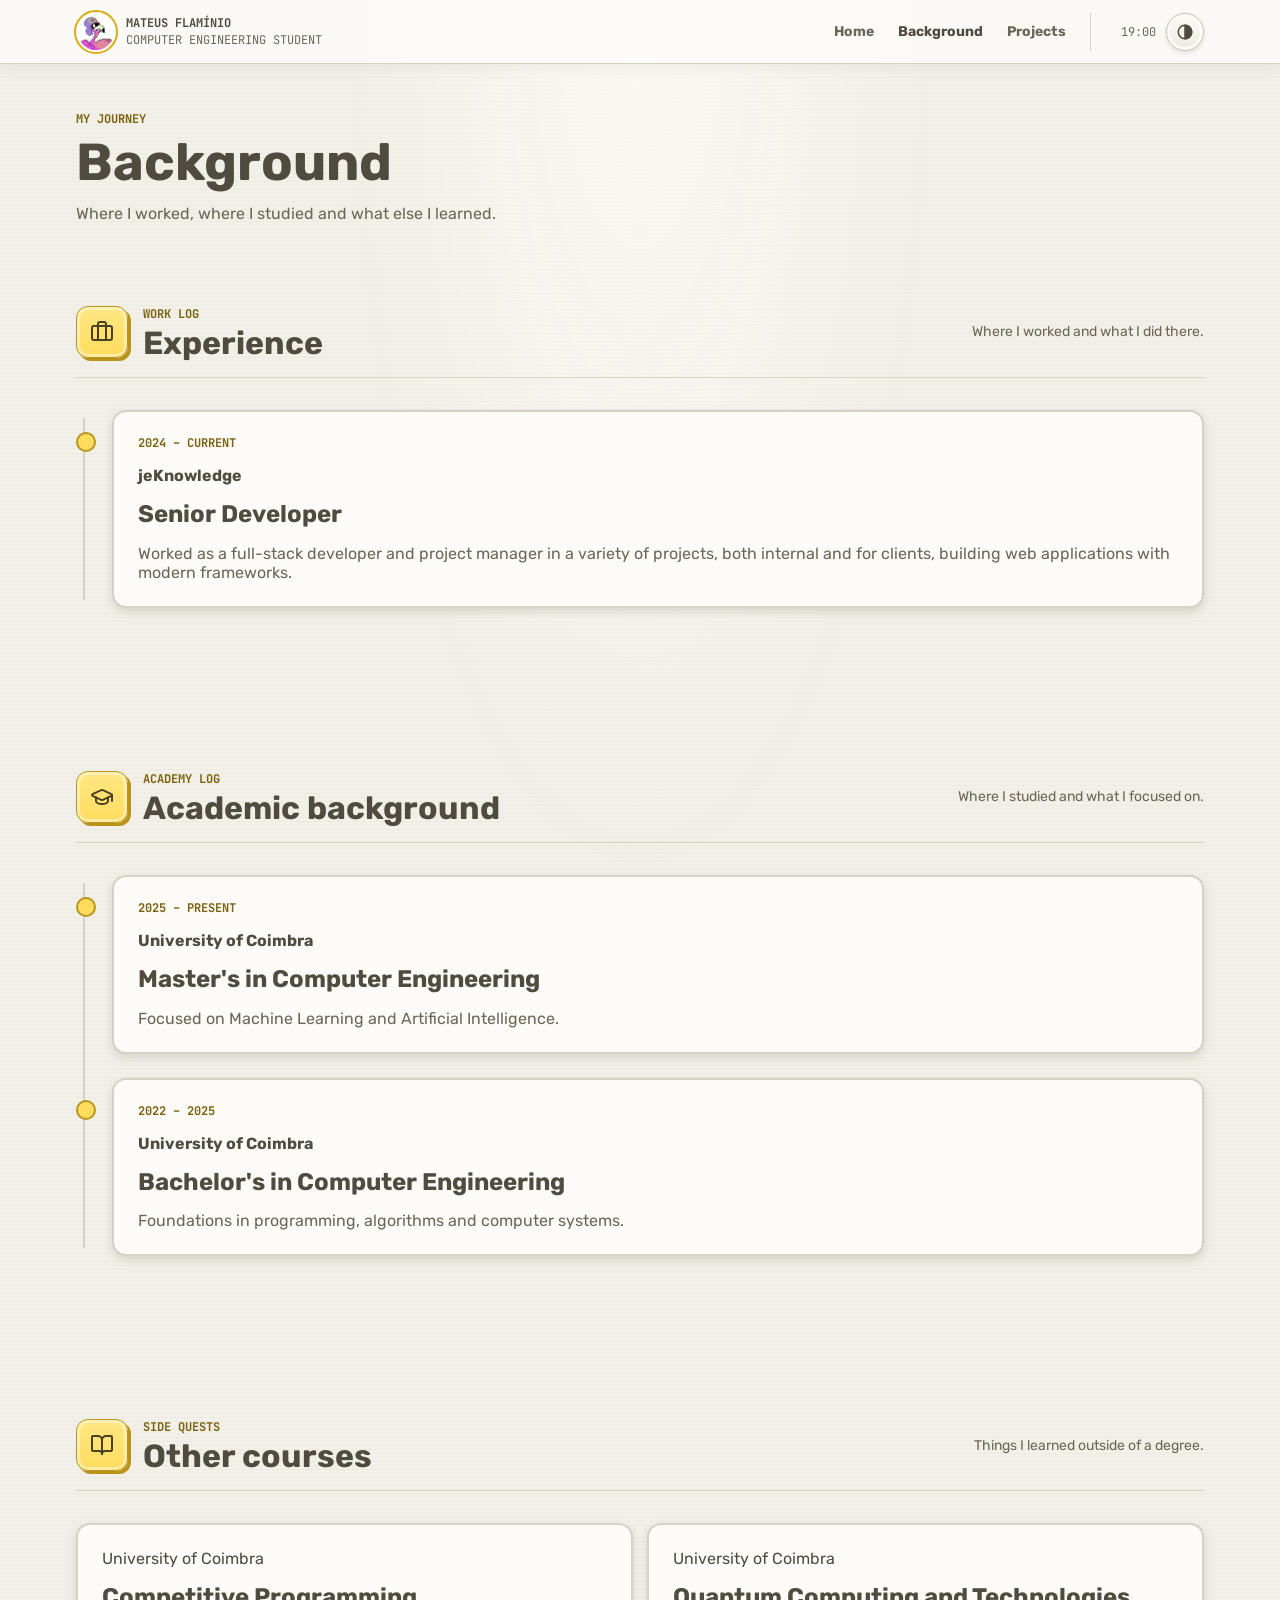
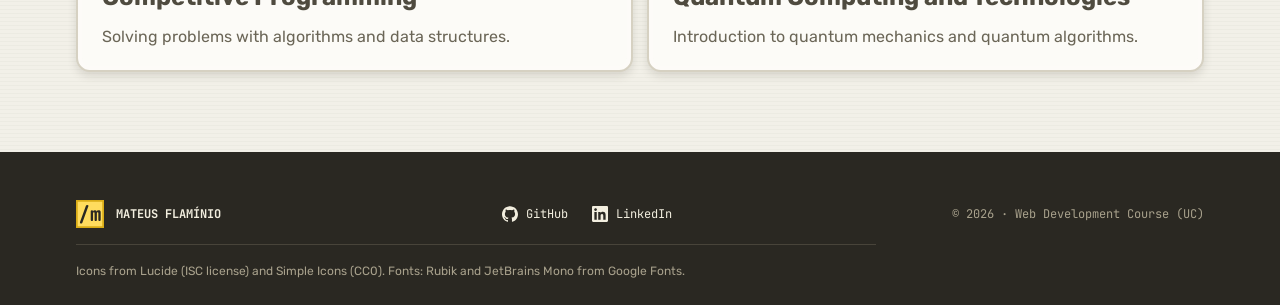
<file: background.html>
<!DOCTYPE html>
<html lang="en">
	<head>
		<meta charset="UTF-8">
		<meta name="viewport" content="width=device-width, initial-scale=1">
		<title>Mateus Flamínio · Background</title>
		<link rel="icon" href="assets/favicon.svg" type="image/svg+xml">

		<link rel="stylesheet" href="css/variables.css">
		<link rel="stylesheet" href="css/base.css">
		<link rel="stylesheet" href="css/layout.css">
		<link rel="stylesheet" href="css/components.css">
		<link rel="stylesheet" href="css/nav.css">
		<link rel="stylesheet" href="css/background.css">
		<link rel="stylesheet" href="css/footer.css">

		<script type="module" src="js/site-layout.js"></script>
		<script type="module" src="js/theme.js"></script>
		<script type="module" src="js/clock.js"></script>
		<script type="module" src="js/nav.js"></script>
	</head>

	<body>
		<a class="skip-link" href="#main">Skip to content</a>

		<div class="site">
			<site-header current="background"></site-header>

			<main id="main">
				<header class="container page-header">
					<span class="kicker">My journey</span>
					<h1>Background</h1>
					<p>Where I worked, where I studied and what else I learned.</p>
				</header>

				<section class="section container" id="experience" aria-labelledby="experience-title">
					<header class="section-heading">
						<span class="icon-tile"><span class="icon icon-briefcase" aria-hidden="true"></span></span>
						<div>
							<span class="kicker">Work log</span>
							<h2 id="experience-title">Experience</h2>
						</div>
						<p>Where I worked and what I did there.</p>
					</header>

					<ol class="timeline">
						<li class="timeline-item">
							<article class="panel">
								<div class="panel-body">
									<span class="kicker">2024 – Current</span>
									<p class="institution">jeKnowledge</p>
									<h3>Senior Developer</h3>
									<p>Worked as a full-stack developer and project manager in a variety of projects, both internal and for clients, building web applications with modern frameworks.</p>
								</div>
							</article>
						</li>
					</ol>
				</section>

				<section class="section container" id="education" aria-labelledby="education-title">
					<header class="section-heading">
						<span class="icon-tile"><span class="icon icon-graduation-cap" aria-hidden="true"></span></span>
						<div>
							<span class="kicker">Academy log</span>
							<h2 id="education-title">Academic background</h2>
						</div>
						<p>Where I studied and what I focused on.</p>
					</header>

					<ol class="timeline">
						<li class="timeline-item">
							<article class="panel">
								<div class="panel-body">
									<span class="kicker">2025 – Present</span>
									<p class="institution">University of Coimbra</p>
									<h3>Master's in Computer Engineering</h3>
									<p>Focused on Machine Learning and Artificial Intelligence.</p>
								</div>
							</article>
						</li>

						<li class="timeline-item">
							<article class="panel">
								<div class="panel-body">
									<span class="kicker">2022 – 2025</span>
									<p class="institution">University of Coimbra</p>
									<h3>Bachelor's in Computer Engineering</h3>
									<p>Foundations in programming, algorithms and computer systems.</p>
								</div>
							</article>
						</li>
					</ol>
				</section>

				<section class="section container" id="courses" aria-labelledby="courses-title">
					<header class="section-heading">
						<span class="icon-tile"><span class="icon icon-book-open" aria-hidden="true"></span></span>
						<div>
							<span class="kicker">Side quests</span>
							<h2 id="courses-title">Other courses</h2>
						</div>
						<p>Things I learned outside of a degree.</p>
					</header>

					<div class="courses-grid">
						<article class="panel">
							<div class="panel-body">
								<p class="institution">University of Coimbra</p>
								<h3>Competitive Programming</h3>
								<p>Solving problems with algorithms and data structures.</p>
							</div>
						</article>
						<article class="panel">
							<div class="panel-body">
								<p class="institution">University of Coimbra</p>
								<h3>Quantum Computing and Technologies</h3>
								<p>Introduction to quantum mechanics and quantum algorithms.</p>
							</div>
						</article>
					</div>
				</section>
			</main>

			<site-footer></site-footer>
		</div>
	</body>
</html>
</file>
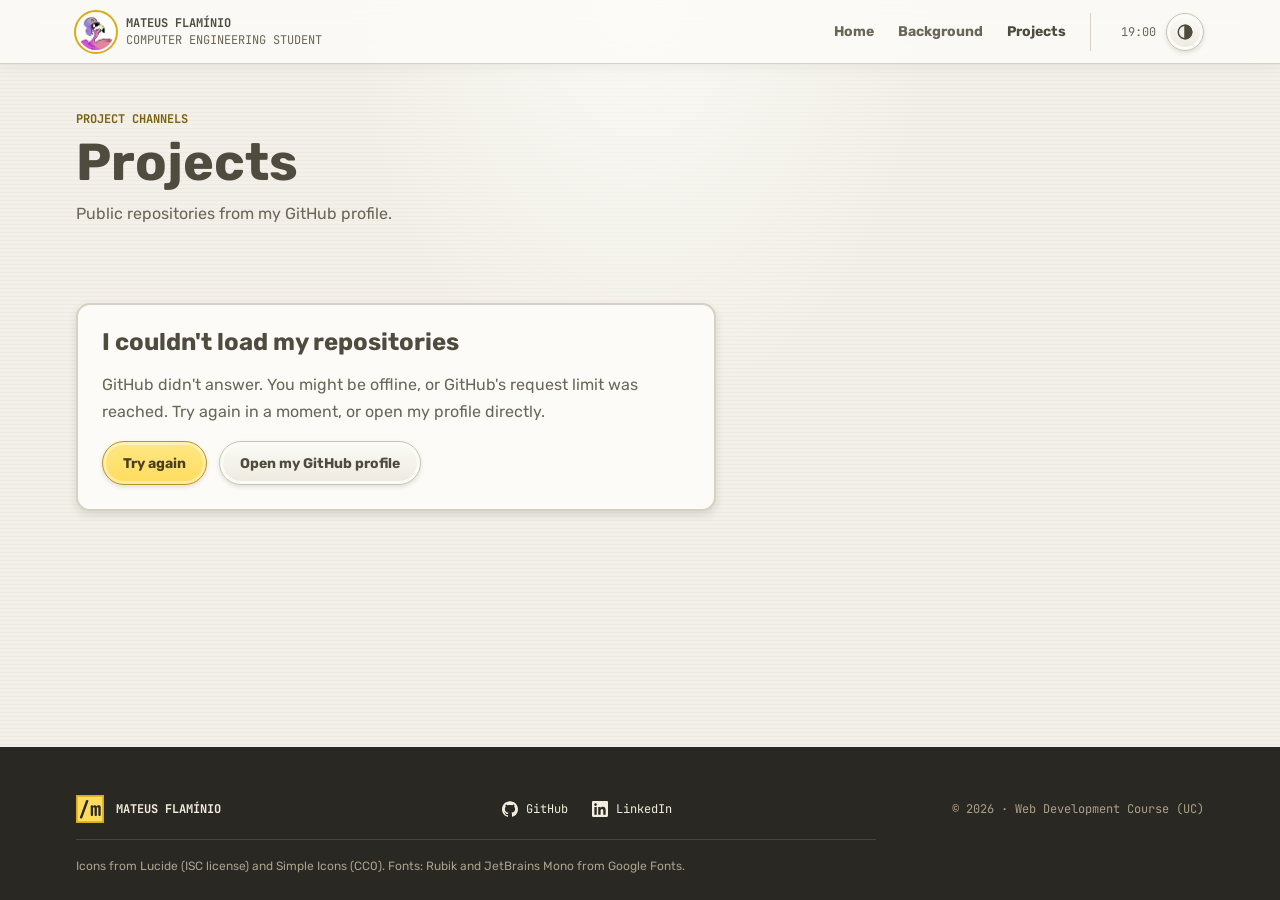
<file: projects.html>
<!DOCTYPE html>
<html lang="en">
	<head>
		<meta charset="UTF-8">
		<meta name="viewport" content="width=device-width, initial-scale=1">
		<title>Mateus Flamínio · Projects</title>
		<link rel="icon" href="assets/favicon.svg" type="image/svg+xml">

		<link rel="stylesheet" href="css/variables.css">
		<link rel="stylesheet" href="css/base.css">
		<link rel="stylesheet" href="css/layout.css">
		<link rel="stylesheet" href="css/components.css">
		<link rel="stylesheet" href="css/nav.css">
		<link rel="stylesheet" href="css/projects.css">
		<link rel="stylesheet" href="css/repo-dialog.css">
		<link rel="stylesheet" href="css/footer.css">

		<script type="module" src="js/site-layout.js"></script>
		<script type="module" src="js/repo-card.js"></script>
		<script type="module" src="js/projects.js"></script>
		<script type="module" src="js/theme.js"></script>
		<script type="module" src="js/clock.js"></script>
		<script type="module" src="js/nav.js"></script>
	</head>

	<body>
		<a class="skip-link" href="#main">Skip to content</a>

		<div class="site">
			<site-header current="projects"></site-header>

			<main id="main">
				<header class="container page-header">
					<span class="kicker">Project channels</span>
					<h1>Projects</h1>
					<p>Public repositories from my GitHub profile.</p>
				</header>

				<section class="section container" id="repositories" aria-label="Repositories">
					<div class="project-loading" role="status">
						<span class="loader-dots" aria-hidden="true"><span></span><span></span><span></span></span>
						Loading repositories…
					</div>

					<div class="panel project-error hidden" role="alert">
						<div class="panel-body">
							<h2>I couldn't load my repositories</h2>
							<p>GitHub didn't answer. You might be offline, or GitHub's request limit was reached. Try again in a moment, or open my profile directly.</p>
							<div class="project-error-actions">
								<button class="button primary" type="button">Try again</button>
								<a class="button" href="https://github.com/MateusFlaminio" target="_blank" rel="noopener">Open my GitHub profile</a>
							</div>
						</div>
					</div>

					<div class="panel project-board hidden">
						<div class="channel-bar">
							<span class="channel-title">Channels</span>
							<span class="channel-dots" aria-hidden="true"><span></span><span></span><span></span></span>
						</div>

						<div class="panel-body">
							<div class="project-controls">
								<label class="project-search">
									<span class="icon icon-search" aria-hidden="true"></span>
									<input type="search" placeholder="Search channels" aria-label="Search repositories" autocomplete="off">
								</label>

								<div class="sort-container">
									<button class="sort-button" type="button" aria-expanded="false" aria-controls="sort-menu">
										<span class="sort-label">Recently updated</span>
										<span class="icon icon-chevron-down" aria-hidden="true"></span>
									</button>

									<div class="sort-menu dropdown-menu hidden" id="sort-menu">
										<button type="button" data-sort="updated" aria-pressed="true">Recently updated</button>
										<button type="button" data-sort="stars" aria-pressed="false">Most stars</button>
										<button type="button" data-sort="name" aria-pressed="false">Name A to Z</button>
									</div>
								</div>
							</div>

							<div class="project-languages" role="group" aria-label="Filter by language"></div>

							<div class="project-empty hidden">
								<p>No channels match your search.</p>
								<button class="button" type="button">Clear filters</button>
							</div>

							<div class="project-stage">
								<button class="round-button page-arrow previous hidden" type="button" aria-label="Previous page" data-tooltip="Previous page">
									<span class="icon icon-arrow-right" aria-hidden="true"></span>
								</button>

								<div class="project-grid"></div>

								<button class="round-button page-arrow next hidden" type="button" aria-label="Next page" data-tooltip="Next page">
									<span class="icon icon-arrow-right" aria-hidden="true"></span>
								</button>
							</div>

							<p class="page-status hidden" aria-live="polite"></p>
						</div>

						<div class="wii-bar">
							<a class="round-button" href="https://github.com/MateusFlaminio" target="_blank" rel="noopener" aria-label="GitHub profile" data-tooltip="GitHub">
								<span class="logo logo-github" aria-hidden="true"></span>
							</a>

							<div class="wii-clock">
								<span class="wii-time" data-clock="time">--:--</span>
								<span class="wii-date" data-clock="date"></span>
							</div>

							<a class="round-button" href="./" aria-label="Home" data-tooltip="Home">
								<span class="icon icon-house" aria-hidden="true"></span>
							</a>
						</div>
					</div>
				</section>
			</main>

			<dialog class="panel repo-dialog" aria-labelledby="repo-dialog-title">
				<div class="channel-bar">
					<span class="channel-title">Channel</span>
					<span class="channel-dots" aria-hidden="true"><span></span><span></span><span></span></span>
				</div>

				<div class="panel-body">
					<h2 id="repo-dialog-title"></h2>
					<p class="repo-description"></p>

					<dl class="repo-facts">
						<div><dt>Language</dt><dd class="repo-language"></dd></div>
						<div><dt>Stars</dt><dd class="repo-stars"></dd></div>
						<div><dt>Updated</dt><dd class="repo-updated"></dd></div>
					</dl>

					<div class="language-bar" aria-hidden="true"></div>
					<div class="language-info">
						<ul class="language-legend"></ul>
						<p class="language-status" aria-live="polite"></p>
					</div>

					<div class="repo-actions">
						<a class="button primary" href="https://github.com/MateusFlaminio" target="_blank" rel="noopener">Open on GitHub</a>
						<button class="button" type="button" autofocus>Close</button>
					</div>
				</div>
			</dialog>

			<site-footer></site-footer>
		</div>
	</body>
</html>
</file>
<file: css/variables.css>
:root {
	color-scheme: light dark;

	/* Surfaces and text */
	--page: light-dark(#e8e5dc, #11100d);
	--background: light-dark(#f2f0e8, #1b1a17);
	--panel: light-dark(#fcfbf7, #272520);
	--panel-soft: light-dark(#f6f4ed, #211f1b);
	--edge: light-dark(#d6d1c2, #48443a);
	--ink: light-dark(#4f4b3f, #f2eedf);
	--muted: light-dark(#6b6657, #a8a18c);
	--kicker: light-dark(#7b6210, #e3c04a);
	--footer: #2a2822;

	/* Soft white */
	--off-white: #fcfbf7;
	--highlight: rgb(252 251 247 / 0.45);

	/* Accent */
	--accent: #ffdc5e;
	--accent-dark: #d9ac17;
	--accent-ink: #49401f;
	--focus: light-dark(#755c00, #ffdc5e);

	/* Button */
	--button-top: #ffe784;
	--button-edge: #b8951d;
	--button-hard: #b89318;

	/* Success */
	--mint-edge: #3f8a6c;

	/* Depth */
	--shadow: light-dark(rgb(79 75 63 / 0.16), rgb(17 16 13 / 0.38));
	--ring: light-dark(rgb(252 251 247 / 0.42), rgb(252 251 247 / 0.04));
	--ring-strong: light-dark(var(--off-white), rgb(252 251 247 / 0.04));
	--gloss: light-dark(rgb(252 251 247 / 0.33), rgb(252 251 247 / 0.08));

	/* Tooltip */
	--tooltip-background: light-dark(#2a2822, #f2eedf);
	--tooltip-ink: light-dark(#f2eedf, #2a2822);

	/* Round controls */
	--control-top: light-dark(var(--off-white), #413e35);
	--control-bottom: light-dark(#ece9df, #2c2a24);
	--control-edge: light-dark(#c9c3b1, #5c584b);

	/* Pinstripe ground */
	--glow: light-dark(rgb(252 251 247 / 0.8), #38352c);
	--stripe: light-dark(rgb(79 75 63 / 0.035), rgb(252 251 247 / 0.05));
	--ground: radial-gradient(ellipse at 50% 0%, var(--glow), transparent 32%), repeating-linear-gradient(0deg, transparent 0 3px, var(--stripe) 3px 4px), var(--background);

	/* Soft tints for windows */
	--butter-start: light-dark(#fff9dc, #494330);
	--butter-end: light-dark(#f4e5a3, #393629);
	--mint-start: light-dark(#e7f4ee, #31443d);
	--mint-end: light-dark(#cce7dd, #283a34);
	--blue-start: light-dark(#e7f1f5, #30434d);
	--blue-end: light-dark(#cbdee7, #293840);

	/* Language bar */
	--language-fallback: light-dark(#a8a18c, #8b8573);

	/* Type */
	--font-body: "Rubik", ui-rounded, system-ui, -apple-system, "Segoe UI", sans-serif;
	--font-monospace: "JetBrains Mono", ui-monospace, "SF Mono", Menlo, Consolas, monospace;
	--weight-medium: 500;
	--weight-semibold: 600;
	--weight-bold: 700;
	--text-tiny: 0.75rem;
	--text-small: 0.875rem;
	--text-medium: 1.125rem;
	--text-large: 1.5rem;
	--text-extra-large: 2rem;
	--text-heading: clamp(2.25rem, 5vw, 3.25rem);
	--text-hero: clamp(2.75rem, 6.4vw, 4.5rem);

	/* Space, radius and layout */
	--space-1: 0.25rem;
	--space-2: 0.5rem;
	--space-3: 0.75rem;
	--space-4: 1rem;
	--space-5: 1.5rem;
	--space-6: 2rem;
	--space-7: 3rem;
	--space-8: 5rem;
	--radius-medium: 9px;
	--radius-large: 14px;
	--radius-extra-large: 18px;
	--radius-pill: 999px;
	--content-width: 1180px;
	--gutter: clamp(16px, 4vw, 26px);
	--nav-height: 64px;

	/* Motion */
	--motion-in: 0.150s;
	--motion-out: 0.120s;
	--motion-press: 0.090s;

	&[data-theme="light"] {
		color-scheme: light;
	}

	&[data-theme="dark"] {
		color-scheme: dark;
	}
}
</file>
<file: css/base.css>
@import url('https://fonts.googleapis.com/css2?family=JetBrains+Mono:ital,wght@0,100..800;1,100..800&family=Rubik:ital,wght@0,300..900;1,300..900&display=swap');

* {
	margin: 0;
	padding: 0;
	box-sizing: border-box;
}

html {
	scroll-padding-top: var(--nav-height);

	@media (prefers-reduced-motion: no-preference) {
		scroll-behavior: smooth;
	}
}

button,
input {
	border: 0;
	background: none;
	font-family: inherit;
	font-size: inherit;
	color: inherit;
	cursor: pointer;
}

body {
	background: var(--page);
	color: var(--ink);
	font-family: var(--font-body);
}

h1,
h2,
h3 {
	font-weight: var(--weight-bold);
	line-height: 1.1;
	text-wrap: balance;
}

p {
	text-wrap: pretty;
}

:focus-visible {
	outline: 3px solid var(--focus);
	outline-offset: 2px;
}

::selection {
	background: var(--accent);
	color: #403b27;
}

.hidden {
	display: none !important;
}

.kicker {
	color: var(--kicker);
	font-family: var(--font-monospace);
	font-size: var(--text-tiny);
	font-weight: var(--weight-bold);
	line-height: 1.2;
	text-transform: uppercase;
}
</file>
<file: css/layout.css>
.site {
	display: flex;
	flex-direction: column;
	min-height: 100dvh;
	background: var(--ground);

	main {
		flex: 1;
	}
}

.container {
	max-width: var(--content-width);
	margin: 0 auto;
	padding: 0 var(--gutter);
}

.section {
	padding: var(--space-8) var(--gutter);

	@media (max-width: 620px) {
		padding: var(--space-7) var(--gutter);
	}
}

.skip-link {
	position: absolute;
	top: -64px;
	left: var(--space-3);
	z-index: 40;
	padding: 10px 14px;
	border: 2px solid var(--focus);
	border-radius: var(--radius-medium);
	background: var(--panel);
	color: var(--ink);
	font-size: var(--text-small);
	font-weight: var(--weight-bold);
	text-decoration: none;

	&:focus {
		top: var(--space-3);
	}
}

.page-header {
	padding-top: var(--space-7);

	.kicker {
		display: block;
		margin-bottom: var(--space-2);
	}

	h1 {
		font-size: var(--text-heading);
	}

	p {
		max-width: 46ch;
		margin-top: var(--space-3);
		color: var(--muted);
	}
}

site-header,
site-footer {
	display: contents;
}

site-header:not(:defined) {
	display: block;
	min-height: var(--nav-height);
}
</file>
<file: css/components.css>
/* icons are svgs with masks so that they take the text color */
.icon,
.logo {
	display: inline-block;
	flex: none;
	background-color: currentColor;
	mask-position: center;
	mask-size: contain;
	mask-repeat: no-repeat;
}

.icon {
	width: 18px;
	height: 18px;
}

.icon-arrow-right {
	mask-image: url("../assets/icons/arrow-right.svg");
}

.icon-book-open {
	mask-image: url("../assets/icons/book-open.svg");
}

.icon-briefcase {
	mask-image: url("../assets/icons/briefcase.svg");
}

.icon-graduation-cap {
	mask-image: url("../assets/icons/graduation-cap.svg");
}

.icon-chevron-down {
	mask-image: url("../assets/icons/chevron-down.svg");
}

.icon-house {
	mask-image: url("../assets/icons/house.svg");
}

.icon-map-pin {
	mask-image: url("../assets/icons/map-pin.svg");
}

.icon-menu {
	mask-image: url("../assets/icons/menu.svg");
}

.icon-message-circle {
	mask-image: url("../assets/icons/message-circle.svg");
}

.icon-search {
	mask-image: url("../assets/icons/search.svg");
}

.icon-terminal {
	mask-image: url("../assets/icons/terminal.svg");
}

.icon-theme {
	mask-image: url("../assets/icons/theme.svg");
}

.icon-user {
	mask-image: url("../assets/icons/user.svg");
}

.logo-github {
	mask-image: url("../assets/logos/github.svg");
}

.logo-linkedin {
	mask-image: url("../assets/logos/linkedin.svg");
}

.panel {
	overflow: hidden;
	border: 2px solid var(--edge);
	border-radius: var(--radius-large);
	background: var(--panel);
	box-shadow: inset 0 0 0 4px var(--ring), 0 4px 8px var(--shadow);
}

.panel-body {
	display: flex;
	flex-direction: column;
	gap: var(--space-4);
	padding: var(--space-5);
}

.channel-bar {
	display: flex;
	align-items: center;
	gap: var(--space-2);
	height: 36px;
	padding: 0 var(--space-4);
	border-bottom: 1px solid var(--button-edge);
	background: linear-gradient(var(--button-top), var(--accent));
	color: var(--accent-ink);
	font-family: var(--font-monospace);
	font-size: var(--text-tiny);
	font-weight: var(--weight-bold);
	line-height: 1;
	text-transform: uppercase;

	.channel-title {
		margin-right: auto;
	}

	.channel-dots {
		display: flex;
		gap: 5px;

		span {
			width: 7px;
			height: 7px;
			border: 1px solid var(--button-edge);
			border-radius: 50%;
			background: rgb(252 251 247 / 0.6);
		}
	}
}

.icon-tile {
	display: grid;
	flex: none;
	place-items: center;
	width: 52px;
	height: 52px;
	border: 1px solid var(--button-edge);
	border-radius: 12px;
	background: linear-gradient(var(--button-top), var(--accent));
	box-shadow: inset 0 0 0 3px var(--highlight), 3px 3px 0 var(--button-hard);
	color: var(--accent-ink);

	.icon {
		width: 24px;
		height: 24px;
	}
}

.section-heading {
	display: flex;
	align-items: center;
	gap: 15px;
	margin-bottom: var(--space-6);
	padding-bottom: var(--space-4);
	border-bottom: 1px solid var(--edge);

	h2 {
		margin-top: var(--space-1);
		font-size: var(--text-extra-large);
	}

	p {
		margin-left: auto;
		color: var(--muted);
		font-size: var(--text-small);

		@media (max-width: 640px) {
			display: none;
		}
	}

	@media (max-width: 640px) {
		gap: 9px;
	}
}

.button {
	display: inline-flex;
	align-items: center;
	min-height: 44px;
	padding: 0 20px;
	justify-content: center;
	border: 1px solid var(--control-edge);
	border-radius: var(--radius-pill);
	background: linear-gradient(var(--control-top), var(--control-bottom));
	box-shadow: inset 0 0 0 3px var(--ring-strong), 0 2px 4px var(--shadow);
	color: var(--ink);
	font-size: var(--text-small);
	font-weight: var(--weight-bold);
	text-decoration: none;
	transition: transform var(--motion-out), box-shadow var(--motion-out);

	&:hover {
		transition-duration: var(--motion-in);

		@media (prefers-reduced-motion: no-preference) {
			transform: scale(1.04);
		}
	}

	&:active {
		transform: translateY(1px);
		transition-duration: var(--motion-press);
	}

	&.primary {
		border-color: var(--button-edge);
		background: linear-gradient(var(--button-top), var(--accent));
		box-shadow: inset 0 0 0 3px var(--highlight), 0 2px 4px var(--shadow);
		color: var(--accent-ink);
	}
}

[data-tooltip] {
	position: relative;

	&::before,
	&::after {
		position: absolute;
		left: 50%;
		z-index: 20;
		transform: translateX(-50%);
		opacity: 0;
		pointer-events: none;
		transition: opacity var(--motion-out);

		@media (prefers-reduced-motion: reduce) {
			transition: none;
		}
	}

	&::before {
		content: "";
		bottom: 100%;
		border: 5px solid transparent;
		border-top-color: var(--tooltip-background);
	}

	&::after {
		content: attr(data-tooltip);
		bottom: calc(100% + 10px);
		padding: 5px 10px;
		border-radius: 6px;
		background: var(--tooltip-background);
		color: var(--tooltip-ink);
		font-size: var(--text-tiny);
		font-weight: var(--weight-medium);
		line-height: 1.2;
		white-space: nowrap;
	}

	&[data-tooltip-position="bottom"] {
		&::before {
			top: 100%;
			bottom: auto;
			border-top-color: transparent;
			border-bottom-color: var(--tooltip-background);
		}

		&::after {
			top: calc(100% + 10px);
			bottom: auto;
		}
	}

	&:focus-visible::before,
	&:focus-visible::after {
		opacity: 1;
	}

	@media (hover: hover) {
		&:hover {
			z-index: 20;
		}

		&:hover::before,
		&:hover::after {
			opacity: 1;
			transition-duration: var(--motion-in);
		}
	}

	&[aria-expanded="true"]::before,
	&[aria-expanded="true"]::after {
		opacity: 0;
	}
}

.loader-dots {
	display: inline-flex;
	align-items: center;
	gap: 6px;

	span {
		width: 8px;
		height: 8px;
		border-radius: 50%;
		background: var(--accent-dark);
		animation: dot-bounce 1.2s ease-in-out infinite;

		&:nth-child(2) {
			animation-delay: 0.2s;
		}

		&:nth-child(3) {
			animation-delay: 0.4s;
		}

		@media (prefers-reduced-motion: reduce) {
			animation: none;
		}
	}
}

@keyframes dot-bounce {
	0%,
	80%,
	100% {
		opacity: 0.4;
		transform: scale(0.6);
	}

	40% {
		opacity: 1;
		transform: scale(1);
	}
}

.dropdown-menu {
	position: absolute;
	top: calc(100% + 8px);
	right: 0;
	z-index: 10;
	min-width: max(150px, 100%);
	padding: 6px;
	border: 2px solid var(--edge);
	border-radius: var(--radius-large);
	background: var(--panel);
	box-shadow: inset 0 0 0 3px var(--ring), 0 10px 24px var(--shadow);
	transform-origin: top right;
	animation: dropdown-in var(--motion-out) both;

	@media (prefers-reduced-motion: reduce) {
		animation: none;
	}

	button {
		display: block;
		width: 100%;
		min-height: 40px;
		padding: 0 12px;
		border-radius: var(--radius-medium);
		font-size: var(--text-small);
		font-weight: var(--weight-bold);
		text-align: left;

		&:hover {
			background: var(--panel-soft);
		}

		&[aria-pressed="true"] {
			background: linear-gradient(var(--button-top), var(--accent));
			color: var(--accent-ink);
		}
	}
}

@keyframes dropdown-in {
	from {
		opacity: 0;
		transform: translateY(-6px) scale(0.96);
	}
}

.round-button {
	display: grid;
	place-items: center;
	width: 38px;
	height: 38px;
	border: 1px solid var(--control-edge);
	border-radius: 50%;
	background: linear-gradient(var(--control-top), var(--control-bottom));
	box-shadow: inset 0 0 0 3px var(--ring-strong), 0 2px 4px var(--shadow);
	transition: transform var(--motion-out);

	&:hover {
		transition-duration: var(--motion-in);

		@media (prefers-reduced-motion: no-preference) {
			transform: scale(1.04);
		}
	}

	&:active {
		transform: scale(0.95);
		transition-duration: var(--motion-press);
	}
}
</file>
<file: css/nav.css>
.navbar {
	position: sticky;
	top: 0;
	z-index: 30;
	height: var(--nav-height);
	background: light-dark(rgb(252 251 247 / 0.88), rgb(39 37 32 / 0.88));
	border-bottom: 1px solid var(--edge);
	box-shadow: 0 3px 13px light-dark(rgb(79 75 63 / 0.067), rgb(17 16 13 / 0.16));
	backdrop-filter: blur(15px);

	.navbar-inner {
		display: flex;
		align-items: center;
		gap: var(--space-5);
		height: 100%;
	}
}

.brand {
	display: flex;
	align-items: center;
	gap: 10px;
	color: var(--ink);
	text-decoration: none;

	.brand-orb {
		flex: none;
		width: 40px;
		height: 40px;
		overflow: hidden;
		border: 2px solid var(--panel);
		border-radius: 50%;
		outline: 2px solid var(--accent-dark);

		img {
			width: 100%;
			height: 100%;
			object-fit: cover;
		}
	}

	.brand-text {
		b {
			display: block;
			font-family: var(--font-monospace);
			line-height: 1.2;
			font-size: var(--text-tiny);
		}

		small {
			display: block;
			font-family: var(--font-monospace);
			line-height: 1.2;
			padding-top: 2px;
			color: var(--muted);
			font-size: var(--text-tiny);
		}
	}
}

.nav-links {
	display: flex;
	gap: var(--space-5);
	margin-left: auto;

	a {
		color: var(--muted);
		font-size: var(--text-small);
		font-weight: var(--weight-bold);
		text-decoration: none;
		transition: color var(--motion-out);

		&:hover,
		&[aria-current="page"] {
			color: var(--ink);
		}
	}

	@media (max-width: 900px) {
		display: none;
		position: absolute;
		top: calc(var(--nav-height) + 8px);
		left: var(--gutter);
		right: var(--gutter);
		flex-direction: column;
		gap: 2px;
		padding: var(--space-3);
		border: 2px solid var(--edge);
		border-radius: var(--radius-large);
		background: var(--panel);
		box-shadow: 0 10px 30px var(--shadow);

		&.open {
			display: flex;
			transform-origin: top right;
			animation: dropdown-in var(--motion-out) both;

			@media (prefers-reduced-motion: reduce) {
				animation: none;
			}
		}

		a {
			padding: var(--space-3);
			border-radius: var(--radius-medium);

			&:hover {
				background: var(--panel-soft);
			}
		}
	}
}

.nav-actions {
	display: flex;
	align-items: center;
	gap: 10px;
	padding-left: var(--space-5);
	border-left: 1px solid var(--edge);

	@media (max-width: 900px) {
		margin-left: auto;
	}

	@media (max-width: 620px) {
		padding-left: 0;
		border-left: 0;
	}

	.nav-clock {
		min-width: 3.4em;
		font-family: var(--font-monospace);
		color: var(--muted);
		font-size: var(--text-tiny);
		text-align: right;

		@media (max-width: 620px) {
			display: none;
		}
	}

	.menu-button {
		display: none;

		@media (max-width: 900px) {
			display: grid;
		}
	}
}

.theme-container {
	position: relative;
}
</file>
<file: css/background.css>
.timeline,
.courses-grid {
	h3 {
		font-size: var(--text-large);
	}

	.panel-body p:last-child {
		color: var(--muted);
	}
}

.timeline {
	position: relative;
	display: flex;
	flex-direction: column;
	gap: var(--space-5);
	padding-left: 36px;
	list-style: none;

	&::before {
		content: "";
		position: absolute;
		top: var(--space-2);
		bottom: var(--space-2);
		left: 7px;
		width: 2px;
		background: var(--edge);
	}

	.timeline-item {
		position: relative;

		&::before {
			content: "";
			position: absolute;
			top: 22px;
			left: -36px;
			width: 16px;
			height: 16px;
			border: 2px solid var(--button-edge);
			border-radius: 50%;
			background: var(--accent);
		}
	}

	.institution {
		font-weight: var(--weight-bold);
	}
}

.courses-grid {
	display: flex;
	flex-wrap: wrap;
	gap: 14px;

	.panel {
		flex: 1 1 320px;
	}
}
</file>
<file: css/footer.css>
.site-footer {
	background: var(--footer);
	color: #f2eedf;

	.footer-inner {
		display: flex;
		flex-direction: column;
		gap: var(--space-4);
		padding: var(--space-7) var(--gutter) var(--space-5);
	}

	.footer-top {
		display: flex;
		flex-wrap: wrap;
		align-items: center;
		justify-content: space-between;
		gap: var(--space-3) var(--space-5);
		font-family: var(--font-monospace);
		font-size: var(--text-tiny);

		.footer-brand {
			display: inline-flex;
			align-items: center;
			gap: var(--space-3);

			img {
				width: 28px;
				height: 28px;
			}
		}

		small {
			color: #a8a18c;
			font-size: var(--text-tiny);
		}
	}

	.footer-links {
		display: flex;
		gap: var(--space-5);

		a {
			display: inline-flex;
			align-items: center;
			gap: var(--space-2);
			color: inherit;
			text-decoration: none;

			&:hover {
				color: var(--accent);
			}

			.logo {
				width: 16px;
				height: 16px;
			}
		}
	}

	.credits {
		max-width: 100ch;
		padding-top: var(--space-4);
		border-top: 1px solid #48443a;
		color: #a8a18c;
		font-size: var(--text-tiny);
		line-height: 1.7;
	}
}
</file>
<file: css/projects.css>
.project-loading {
	display: flex;
	align-items: center;
	gap: var(--space-3);
	color: var(--muted);
}

.project-controls {
	display: flex;
	flex-wrap: wrap;
	gap: var(--space-3);

	.project-search {
		position: relative;
		flex: 1 1 220px;

		.icon {
			position: absolute;
			top: 50%;
			left: var(--space-4);
			color: var(--muted);
			transform: translateY(-50%);
			pointer-events: none;
		}

		input {
			width: 100%;
		}
	}

	input,
	.sort-button {
		min-height: 44px;
		border: 1px solid var(--control-edge);
		border-radius: var(--radius-pill);
		background: linear-gradient(var(--control-top), var(--control-bottom));
		box-shadow: inset 0 0 0 3px var(--ring-strong), 0 2px 4px var(--shadow);
		font-size: var(--text-small);
		font-weight: var(--weight-semibold);
	}

	input {
		padding: 0 var(--space-4) 0 calc(var(--space-4) + 18px + var(--space-2));

		&::placeholder {
			color: var(--muted);
		}
	}

	.sort-container {
		position: relative;

		@media (max-width: 560px) {
			flex: 1 1 100%;
		}
	}

	.sort-button {
		min-width: 190px;
		display: flex;
		align-items: center;
		justify-content: space-between;
		gap: var(--space-3);
		padding: 0 var(--space-4);

		@media (max-width: 560px) {
			width: 100%;
		}

		.icon {
			color: var(--muted);
			transition: transform var(--motion-out);
		}

		&[aria-expanded="true"] .icon {
			transform: scaleY(-1);
		}
	}
}

.project-languages {
	display: flex;
	flex-wrap: wrap;
	gap: var(--space-2);

	@media (max-width: 560px) {
		flex-wrap: nowrap;
		margin: -6px;
		padding: 6px 24px 6px 6px;
		overflow-x: auto;
		scrollbar-width: none;
		mask-image: linear-gradient(to right, var(--off-white) calc(100% - 24px), transparent);
	}

	.chip {
		flex: none;
		min-height: 36px;
		padding: 0 14px;
		font-size: var(--text-tiny);

		&[aria-pressed="true"] {
			border-color: var(--button-edge);
			background: linear-gradient(var(--button-top), var(--accent));
			box-shadow: inset 0 0 0 3px var(--highlight), 0 2px 4px var(--shadow);
			color: var(--accent-ink);
		}
	}
}

.project-empty {
	display: flex;
	flex-direction: column;
	align-items: center;
	gap: var(--space-4);
	padding: var(--space-7) 0;
	color: var(--muted);
	text-align: center;
}

.project-stage {
	display: grid;
	grid-template-columns: auto minmax(0, 1fr) auto;
	align-items: center;
	gap: var(--space-6);

	&:has(.page-arrow.hidden) {
		grid-template-columns: minmax(0, 1fr);
	}

	@media (max-width: 560px) {
		grid-template-columns: 1fr 1fr;
		gap: var(--space-4);

		.project-grid {
			grid-column: 1 / -1;
			grid-row: 1;
		}

		.previous {
			justify-self: end;
		}
	}
}

.project-grid {
	display: grid;
	grid-template-columns: repeat(4, minmax(0, 1fr));
	gap: var(--space-5) var(--space-4);

	@media (max-width: 900px) {
		grid-template-columns: repeat(2, minmax(0, 1fr));
	}

	@media (max-width: 560px) {
		grid-template-columns: 1fr;
	}
}

.empty-slot {
	position: relative;
	display: grid;
	place-items: center;
	aspect-ratio: 16 / 10;
	overflow: hidden;
	border: 3px solid var(--panel);
	border-radius: var(--radius-extra-large);
	background: repeating-linear-gradient(0deg, transparent 0 3px, var(--stripe) 3px 4px), linear-gradient(145deg, var(--panel-soft), var(--edge));
	box-shadow: 0 0 0 1px var(--edge), inset 0 2px 8px var(--shadow);
	color: var(--muted);
	font-family: var(--font-monospace);
	font-size: var(--text-large);
	font-weight: var(--weight-bold);
	line-height: 1.2;
	text-transform: uppercase;
	animation: enter 0.6s cubic-bezier(0.22, 1, 0.36, 1) backwards;
	animation-delay: calc(var(--index, 0) * 40ms);

	&::after {
		content: "";
		position: absolute;
		inset: 0 0 45%;
		background: linear-gradient(var(--gloss), transparent);
		pointer-events: none;
	}

	@media (prefers-reduced-motion: reduce) {
		animation: none;
	}

	@media (max-width: 900px) {
		display: none;
	}
}

@keyframes enter {
	from {
		opacity: 0;
		transform: scale(0.8);
	}
}

.page-arrow {
	width: 56px;
	height: 56px;

	&:disabled {
		visibility: hidden;
	}

	.icon {
		width: 26px;
		height: 26px;
	}

	&.previous .icon {
		transform: scaleX(-1);
	}

	@media (max-width: 900px) {
		width: 44px;
		height: 44px;
	}
}

.page-status {
	color: var(--muted);
	font-family: var(--font-monospace);
	font-size: var(--text-tiny);
	line-height: 1.2;
	text-align: center;
}

.project-error {
	max-width: 640px;

	p {
		color: var(--muted);
		line-height: 1.7;
	}

	.project-error-actions {
		display: flex;
		flex-wrap: wrap;
		gap: var(--space-3);
	}
}

.wii-bar {
	display: flex;
	align-items: center;
	gap: var(--space-4);
	padding: var(--space-4) var(--space-6) var(--space-5);
	border-top: 1px solid var(--edge);
	border-radius: 50% 50% 0 0 / 26px 26px 0 0;
	background: linear-gradient(var(--panel), var(--panel-soft));
	box-shadow: inset 0 3px 0 var(--ring-strong);

	.round-button {
		width: 64px;
		color: var(--ink);
		height: 64px;

		.logo {
			width: 30px;
			height: 30px;
		}

		.icon {
			width: 28px;
			height: 28px;
		}
	}

	.wii-clock {
		display: flex;
		flex: 1;
		flex-direction: column;
		align-items: center;
		gap: var(--space-1);
		font-family: var(--font-monospace);
		line-height: 1.1;
	}

	.wii-time {
		font-size: var(--text-large);
		font-weight: var(--weight-bold);
	}

	.wii-date {
		color: var(--muted);
		font-size: var(--text-tiny);
		text-transform: uppercase;
	}

	@media (max-width: 560px) {
		padding: var(--space-4) var(--space-4) var(--space-5);

		.round-button {
			width: 48px;
			height: 48px;

			.logo,
			.icon {
				width: 22px;
				height: 22px;
			}
		}

		.wii-time {
			font-size: var(--text-medium);
		}
	}
}
</file>
<file: css/repo-dialog.css>
.repo-dialog {
	width: min(560px, 100% - 2 * var(--gutter));
	margin: auto;
	max-height: 90dvh;
	overflow-y: auto;
	color: var(--ink);
	box-shadow: inset 0 0 0 4px var(--ring), 0 24px 60px var(--shadow);

	&[open] {
		animation: dialog-open 0.25s cubic-bezier(0.22, 1, 0.36, 1);

		@media (prefers-reduced-motion: reduce) {
			animation: none;
		}
	}

	&::backdrop {
		background: rgb(30 27 18 / 0.55);
	}

	h2 {
		font-size: var(--text-large);
		overflow-wrap: anywhere;
	}

	.repo-description {
		color: var(--muted);
		line-height: 1.6;
		overflow-wrap: anywhere;
	}
}

@keyframes dialog-open {
	from {
		opacity: 0;
		transform: scale(0.94);
	}
}

.repo-facts {
	display: flex;
	gap: var(--space-3);

	div {
		flex: 1 1 0;
		min-width: 0;
		padding: var(--space-3);
		border: 1px solid var(--edge);
		border-radius: var(--radius-medium);
		background: var(--panel-soft);
	}

	dt {
		color: var(--muted);
		font-family: var(--font-monospace);
		font-size: var(--text-tiny);
		line-height: 1.2;
		text-transform: uppercase;
	}

	dd {
		margin-top: var(--space-1);
		font-weight: var(--weight-bold);
		overflow-wrap: anywhere;
	}

	@media (max-width: 480px) {
		flex-direction: column;

		div {
			flex: none;
		}
	}
}

.language-bar {
	display: flex;
	gap: 2px;
	height: 14px;
	overflow: hidden;
	border-radius: var(--radius-pill);
	box-shadow: 0 0 0 1px var(--edge);

	&:empty {
		background: var(--panel-soft);
		box-shadow: inset 0 0 0 1px var(--edge);
	}

	span {
		flex-basis: 0;
		min-width: 4px;
		background: var(--language-color, var(--language-fallback));
	}
}

.language-info {
	display: grid;
	align-content: start;
	min-height: calc(var(--text-tiny) * 1.2 * 2 + var(--space-2));

	@media (max-width: 560px) {
		min-height: calc(var(--text-tiny) * 1.2 * 3 + var(--space-2) * 2);
	}

	.language-legend,
	.language-status {
		grid-area: 1 / 1;
	}
}

.language-legend {
	display: flex;
	flex-wrap: wrap;
	gap: var(--space-2) var(--space-4);
	list-style: none;

	li {
		display: flex;
		align-items: center;
		gap: var(--space-2);
		font-family: var(--font-monospace);
		font-size: var(--text-tiny);
		line-height: 1.2;

		&::before {
			content: "";
			width: 10px;
			height: 10px;
			border-radius: 50%;
			box-shadow: 0 0 0 1px var(--edge);
			background: var(--language-color, var(--language-fallback));
		}
	}
}

.language-status {
	color: var(--muted);
	font-family: var(--font-monospace);
	font-size: var(--text-tiny);
	line-height: 1.2;

	&:empty {
		display: none;
	}
}

.repo-actions {
	display: flex;
	flex-wrap: wrap;
	gap: var(--space-3);
}
</file>
